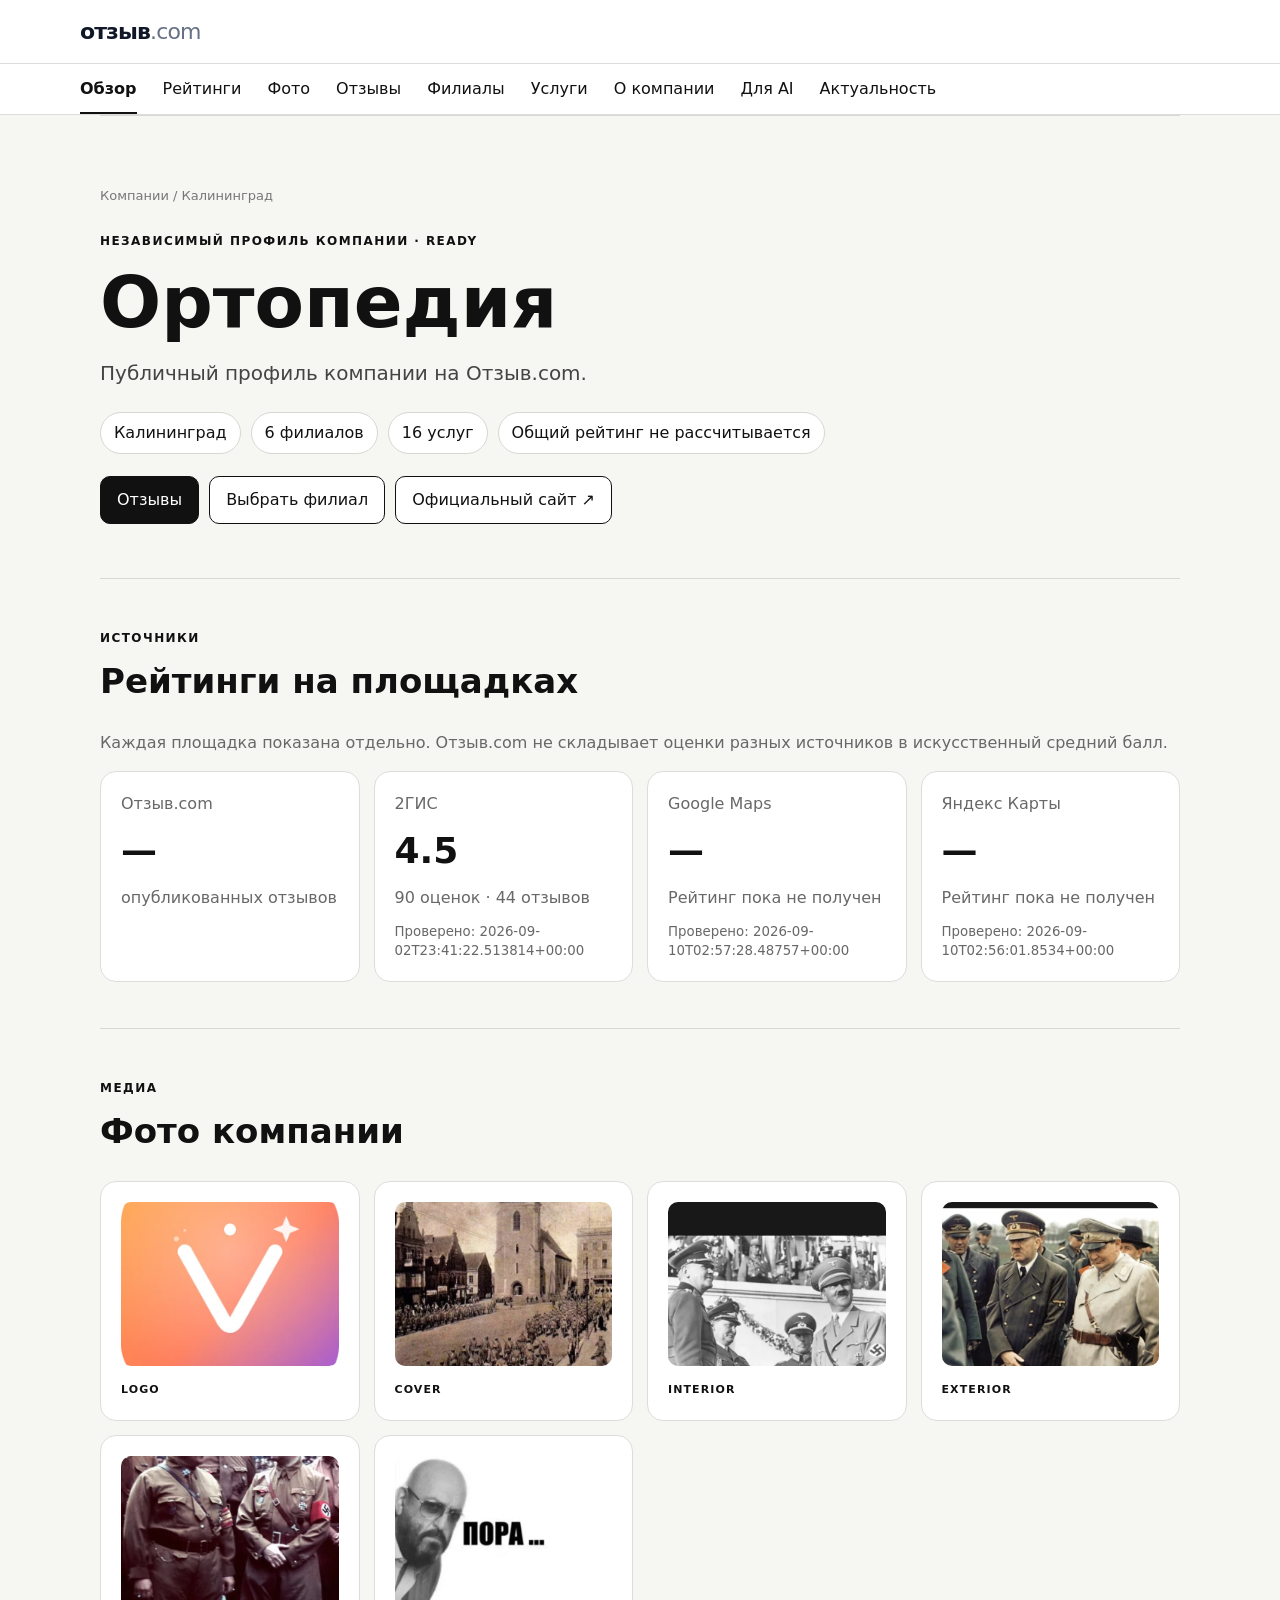
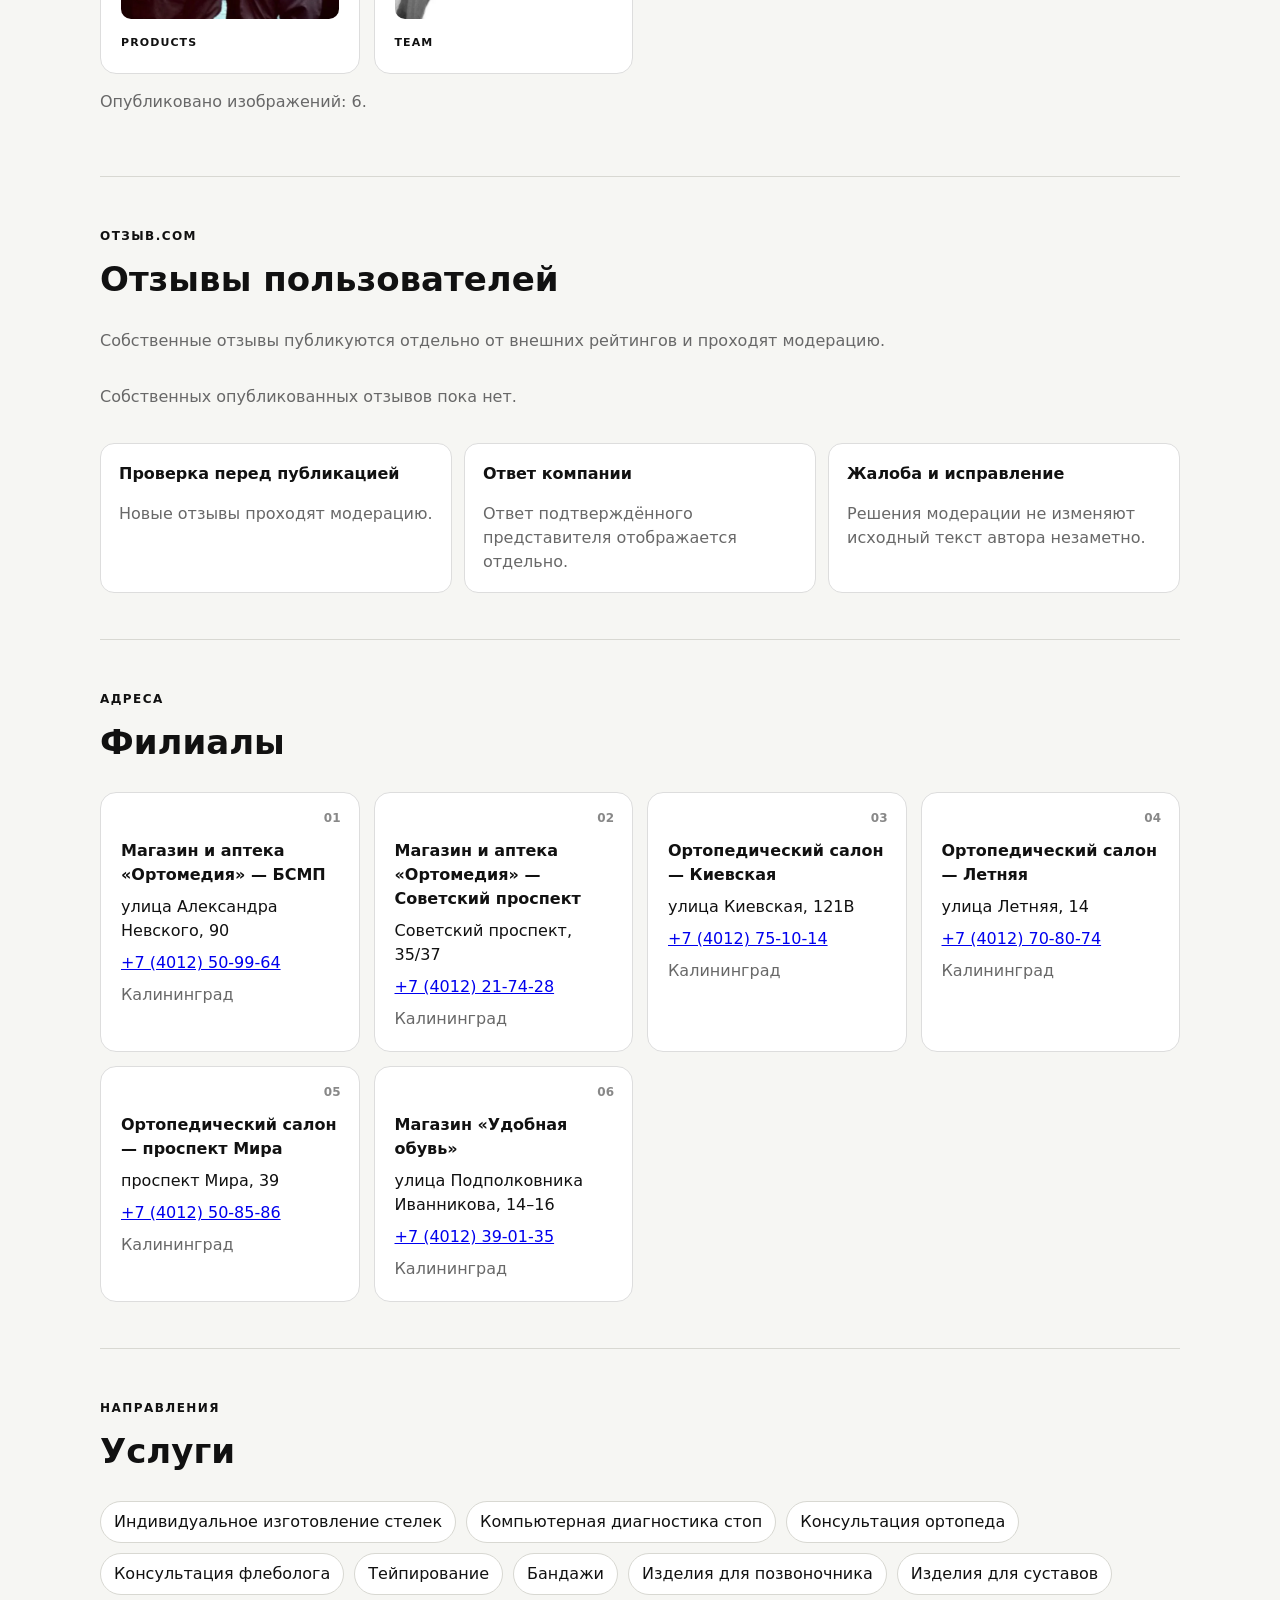
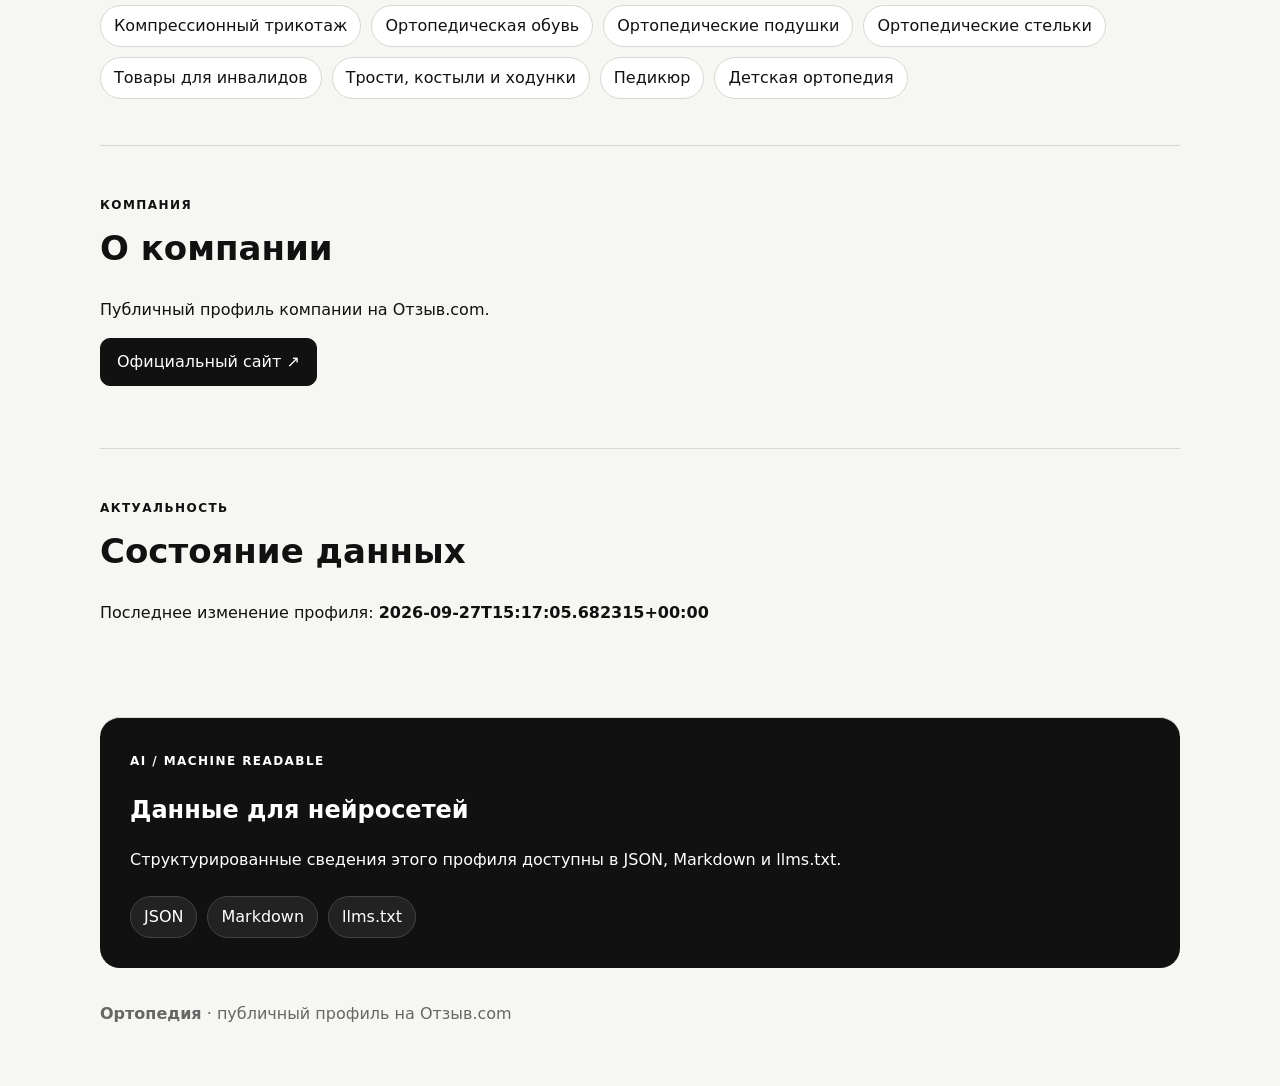
<file: profiles/ortomediya/index.html>
<!doctype html>
<html lang="ru"><head><meta charset="utf-8"><meta name="viewport" content="width=device-width,initial-scale=1">
<meta name="description" content="Публичный профиль компании на Отзыв.com."><meta name="theme-color" content="#101828"><link rel="canonical" href="https://ortomediya.xn--b1ajuq0c.com/">
<meta property="og:type" content="website"><meta property="og:title" content="Ортопедия — отзывы и информация о компании"><meta property="og:description" content="Публичный профиль компании на Отзыв.com."><meta property="og:url" content="https://ortomediya.xn--b1ajuq0c.com/"><meta property="og:image" content="https://ortomediya.xn--b1ajuq0c.com/media/01-cover.webp">
<title>Ортопедия — отзывы, филиалы и услуги в Калининград | Отзыв.com</title><link rel="icon" href="https://xn--b1ajuq0c.com/favicon.svg" type="image/svg+xml"><link rel="stylesheet" href="profile.css"><script type="application/ld+json">{"@context":"https://schema.org","@type":"Organization","name":"Ортопедия","url":"https://ortomediya.ru/","legalName":"ООО «Фармед»","description":"Публичный профиль компании на Отзыв.com.","areaServed":{"@type":"City","name":"Калининград"},"knowsAbout":["Индивидуальное изготовление стелек","Компьютерная диагностика стоп","Консультация ортопеда","Консультация флеболога","Тейпирование","Бандажи","Изделия для позвоночника","Изделия для суставов","Компрессионный трикотаж","Ортопедическая обувь","Ортопедические подушки","Ортопедические стельки","Товары для инвалидов","Трости, костыли и ходунки","Педикюр","Детская ортопедия"],"logo":"https://ortomediya.xn--b1ajuq0c.com/media/00-logo.webp","image":"https://ortomediya.xn--b1ajuq0c.com/media/01-cover.webp"}</script></head>
<body><header class="top"><a class="brand" href="https://xn--b1ajuq0c.com/" aria-label="Отзыв.com — главная">отзыв<span>.com</span></a></header>
<nav class="nav" aria-label="Разделы профиля"><a href="#overview">Обзор</a><a href="#ratings">Рейтинги</a><a href="#media">Фото</a><a href="#reviews">Отзывы</a><a href="#locations">Филиалы</a><a href="#services">Услуги</a><a href="#about">О компании</a><a href="#ai">Для AI</a><a href="#freshness">Актуальность</a></nav>
<main>
<section id="overview" class="hero"><div><nav class="crumbs" aria-label="Хлебные крошки">Компании / Калининград</nav><span class="eyebrow">НЕЗАВИСИМЫЙ ПРОФИЛЬ КОМПАНИИ · READY</span><h1>Ортопедия</h1><p class="lead">Публичный профиль компании на Отзыв.com.</p><div class="meta"><span>Калининград</span><span>6 филиалов</span><span>16 услуг</span><span>Общий рейтинг не рассчитывается</span></div><div class="hero-actions"><a class="button" href="#reviews">Отзывы</a><a class="button secondary" href="#locations">Выбрать филиал</a><a class="button secondary" href="https://ortomediya.ru/" target="_blank" rel="noopener nofollow">Официальный сайт ↗</a></div></div></section>
<section id="ratings"><div class="head"><span class="eyebrow">ИСТОЧНИКИ</span><h2>Рейтинги на площадках</h2><p class="muted">Каждая площадка показана отдельно. Отзыв.com не складывает оценки разных источников в искусственный средний балл.</p></div><div class="grid"><article class='card'><div class='label'>Отзыв.com</div><div class='rating'>—</div><div class='muted'> опубликованных отзывов</div></article><article class='card source-card'><div class='label'>2ГИС</div><div class='rating'>4.5</div><div class='muted'>90 оценок · 44 отзывов</div><small class='muted source-check'>Проверено: 2026-09-02T23:41:22.513814+00:00</small></article><article class='card source-card'><div class='label'>Google Maps</div><div class='rating'>—</div><div class='muted'>Рейтинг пока не получен</div><small class='muted source-check'>Проверено: 2026-09-10T02:57:28.48757+00:00</small></article><article class='card source-card'><div class='label'>Яндекс Карты</div><div class='rating'>—</div><div class='muted'>Рейтинг пока не получен</div><small class='muted source-check'>Проверено: 2026-09-10T02:56:01.8534+00:00</small></article></div></section>
<section id="media"><div class="head"><span class="eyebrow">МЕДИА</span><h2>Фото компании</h2></div><div class="media-grid"><figure class='media-card'><button class='media-open' type='button' data-media-src='media/00-logo.webp' aria-label='Открыть фотографию'><img src='media/00-logo.webp' alt='Ортопедия' loading='lazy'></button><figcaption><span class='media-type'>logo</span></figcaption></figure><figure class='media-card'><button class='media-open' type='button' data-media-src='media/01-cover.webp' aria-label='Открыть фотографию'><img src='media/01-cover.webp' alt='Ортопедия' loading='lazy'></button><figcaption><span class='media-type'>cover</span></figcaption></figure><figure class='media-card'><button class='media-open' type='button' data-media-src='media/02-interior.webp' aria-label='Открыть фотографию'><img src='media/02-interior.webp' alt='Ортопедия' loading='lazy'></button><figcaption><span class='media-type'>interior</span></figcaption></figure><figure class='media-card'><button class='media-open' type='button' data-media-src='media/03-exterior.webp' aria-label='Открыть фотографию'><img src='media/03-exterior.webp' alt='Ортопедия' loading='lazy'></button><figcaption><span class='media-type'>exterior</span></figcaption></figure><figure class='media-card'><button class='media-open' type='button' data-media-src='media/04-products.webp' aria-label='Открыть фотографию'><img src='media/04-products.webp' alt='Ортопедия' loading='lazy'></button><figcaption><span class='media-type'>products</span></figcaption></figure><figure class='media-card'><button class='media-open' type='button' data-media-src='media/05-team.webp' aria-label='Открыть фотографию'><img src='media/05-team.webp' alt='Ортопедия' loading='lazy'></button><figcaption><span class='media-type'>team</span></figcaption></figure></div><p class="muted">Опубликовано изображений: 6.</p></section>
<section id="reviews"><div class="head"><span class="eyebrow">ОТЗЫВ.COM</span><h2>Отзывы пользователей</h2><p class="muted">Собственные отзывы публикуются отдельно от внешних рейтингов и проходят модерацию.</p></div><div class="reviews"><p class='muted'>Собственных опубликованных отзывов пока нет.</p></div><div class="policy-grid"><article><strong>Проверка перед публикацией</strong><p>Новые отзывы проходят модерацию.</p></article><article><strong>Ответ компании</strong><p>Ответ подтверждённого представителя отображается отдельно.</p></article><article><strong>Жалоба и исправление</strong><p>Решения модерации не изменяют исходный текст автора незаметно.</p></article></div></section>
<section id="locations"><div class="head"><span class="eyebrow">АДРЕСА</span><h2>Филиалы</h2></div><div class="grid"><article class='card location-card'><span class='location-number'>01</span><strong>Магазин и аптека «Ортомедия» — БСМП</strong><p>улица Александра Невского, 90</p><p><a href="tel:+7 (4012) 50-99-64">+7 (4012) 50-99-64</a></p><span class='muted'>Калининград</span></article><article class='card location-card'><span class='location-number'>02</span><strong>Магазин и аптека «Ортомедия» — Советский проспект</strong><p>Советский проспект, 35/37</p><p><a href="tel:+7 (4012) 21-74-28">+7 (4012) 21-74-28</a></p><span class='muted'>Калининград</span></article><article class='card location-card'><span class='location-number'>03</span><strong>Ортопедический салон — Киевская</strong><p>улица Киевская, 121В</p><p><a href="tel:+7 (4012) 75-10-14">+7 (4012) 75-10-14</a></p><span class='muted'>Калининград</span></article><article class='card location-card'><span class='location-number'>04</span><strong>Ортопедический салон — Летняя</strong><p>улица Летняя, 14</p><p><a href="tel:+7 (4012) 70-80-74">+7 (4012) 70-80-74</a></p><span class='muted'>Калининград</span></article><article class='card location-card'><span class='location-number'>05</span><strong>Ортопедический салон — проспект Мира</strong><p>проспект Мира, 39</p><p><a href="tel:+7 (4012) 50-85-86">+7 (4012) 50-85-86</a></p><span class='muted'>Калининград</span></article><article class='card location-card'><span class='location-number'>06</span><strong>Магазин «Удобная обувь»</strong><p>улица Подполковника Иванникова, 14–16</p><p><a href="tel:+7 (4012) 39-01-35">+7 (4012) 39-01-35</a></p><span class='muted'>Калининград</span></article></div></section>
<section id="services"><div class="head"><span class="eyebrow">НАПРАВЛЕНИЯ</span><h2>Услуги</h2></div><div class="chips"><span class='chip'>Индивидуальное изготовление стелек</span><span class='chip'>Компьютерная диагностика стоп</span><span class='chip'>Консультация ортопеда</span><span class='chip'>Консультация флеболога</span><span class='chip'>Тейпирование</span><span class='chip'>Бандажи</span><span class='chip'>Изделия для позвоночника</span><span class='chip'>Изделия для суставов</span><span class='chip'>Компрессионный трикотаж</span><span class='chip'>Ортопедическая обувь</span><span class='chip'>Ортопедические подушки</span><span class='chip'>Ортопедические стельки</span><span class='chip'>Товары для инвалидов</span><span class='chip'>Трости, костыли и ходунки</span><span class='chip'>Педикюр</span><span class='chip'>Детская ортопедия</span></div></section>
<section id="about"><div class="head"><span class="eyebrow">КОМПАНИЯ</span><h2>О компании</h2></div><p>Публичный профиль компании на Отзыв.com.</p><p><a class="button" href="https://ortomediya.ru/" rel="nofollow noopener">Официальный сайт ↗</a></p></section>
<section id="freshness"><div class="head"><span class="eyebrow">АКТУАЛЬНОСТЬ</span><h2>Состояние данных</h2></div><p>Последнее изменение профиля: <strong>2026-09-27T15:17:05.682315+00:00</strong></p></section>
<section id="ai" class="ai"><span class="eyebrow">AI / MACHINE READABLE</span><h2>Данные для нейросетей</h2><p>Структурированные сведения этого профиля доступны в JSON, Markdown и llms.txt.</p><div class="links"><a href="profile.json">JSON</a><a href="profile.md">Markdown</a><a href="llms.txt">llms.txt</a></div></section>
</main><dialog id="media-lightbox" class="media-lightbox" aria-label="Просмотр фотографий компании"><button type="button" class="lightbox-close" aria-label="Закрыть">×</button><button type="button" class="lightbox-prev" aria-label="Предыдущее фото">‹</button><img alt=""><button type="button" class="lightbox-next" aria-label="Следующее фото">›</button></dialog><footer><strong>Ортопедия</strong><span> · публичный профиль на Отзыв.com</span></footer>
<script>
(()=>{const lb=document.getElementById('media-lightbox'),lbImg=lb.querySelector('img'),media=[...document.querySelectorAll('.media-open')];let mediaIndex=0;const showMedia=i=>{if(!media.length)return;mediaIndex=(i+media.length)%media.length;const item=media[mediaIndex];lbImg.src=item.dataset.mediaSrc;lbImg.alt=item.querySelector('img')?.alt||'Фотография компании'};media.forEach((b,i)=>b.addEventListener('click',()=>{showMedia(i);lb.showModal()}));lb.querySelector('.lightbox-close').addEventListener('click',()=>lb.close());lb.querySelector('.lightbox-prev').addEventListener('click',()=>showMedia(mediaIndex-1));lb.querySelector('.lightbox-next').addEventListener('click',()=>showMedia(mediaIndex+1));lb.addEventListener('click',e=>{if(e.target===lb)lb.close()});document.addEventListener('keydown',e=>{if(!lb.open)return;if(e.key==='ArrowLeft')showMedia(mediaIndex-1);if(e.key==='ArrowRight')showMedia(mediaIndex+1)});const nav=document.querySelector('.nav');const links=[...nav.querySelectorAll('a[href^="#"]')];const sections=links.map(a=>document.querySelector(a.getAttribute('href'))).filter(Boolean);
function center(a){const left=a.offsetLeft-(nav.clientWidth-a.offsetWidth)/2;nav.scrollTo({left:Math.max(0,left),behavior:'smooth'})}
function activate(id){links.forEach(a=>{const on=a.getAttribute('href')==='#'+id;a.classList.toggle('active',on);if(on){a.setAttribute('aria-current','true');center(a)}else a.removeAttribute('aria-current')})}
const io=new IntersectionObserver(es=>{const hit=es.filter(e=>e.isIntersecting).sort((a,b)=>b.intersectionRatio-a.intersectionRatio)[0];if(hit)activate(hit.target.id)},{rootMargin:'-25% 0px -60% 0px',threshold:[0,.1,.5]});
sections.forEach(s=>io.observe(s));links.forEach(a=>a.addEventListener('click',()=>activate(a.getAttribute('href').slice(1))));if(sections[0])activate(sections[0].id);
})();
</script></body></html>
</file>
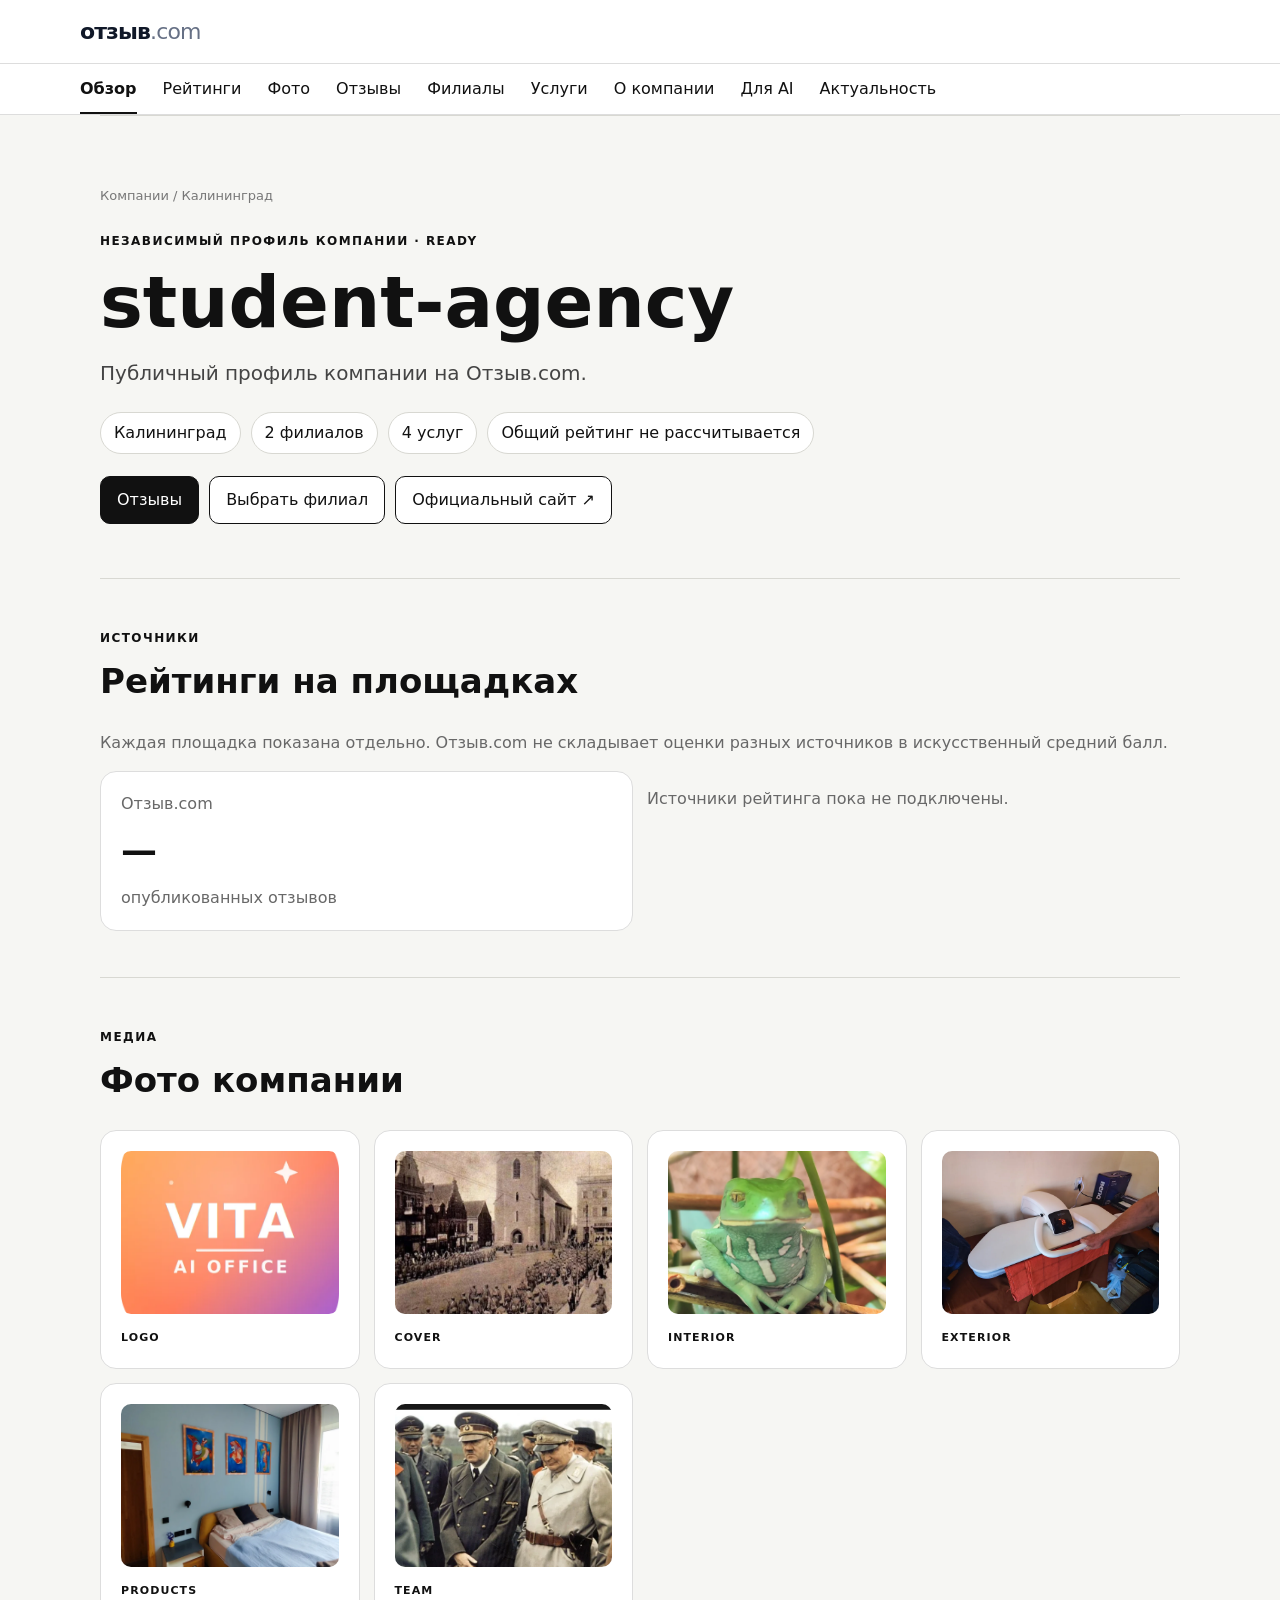
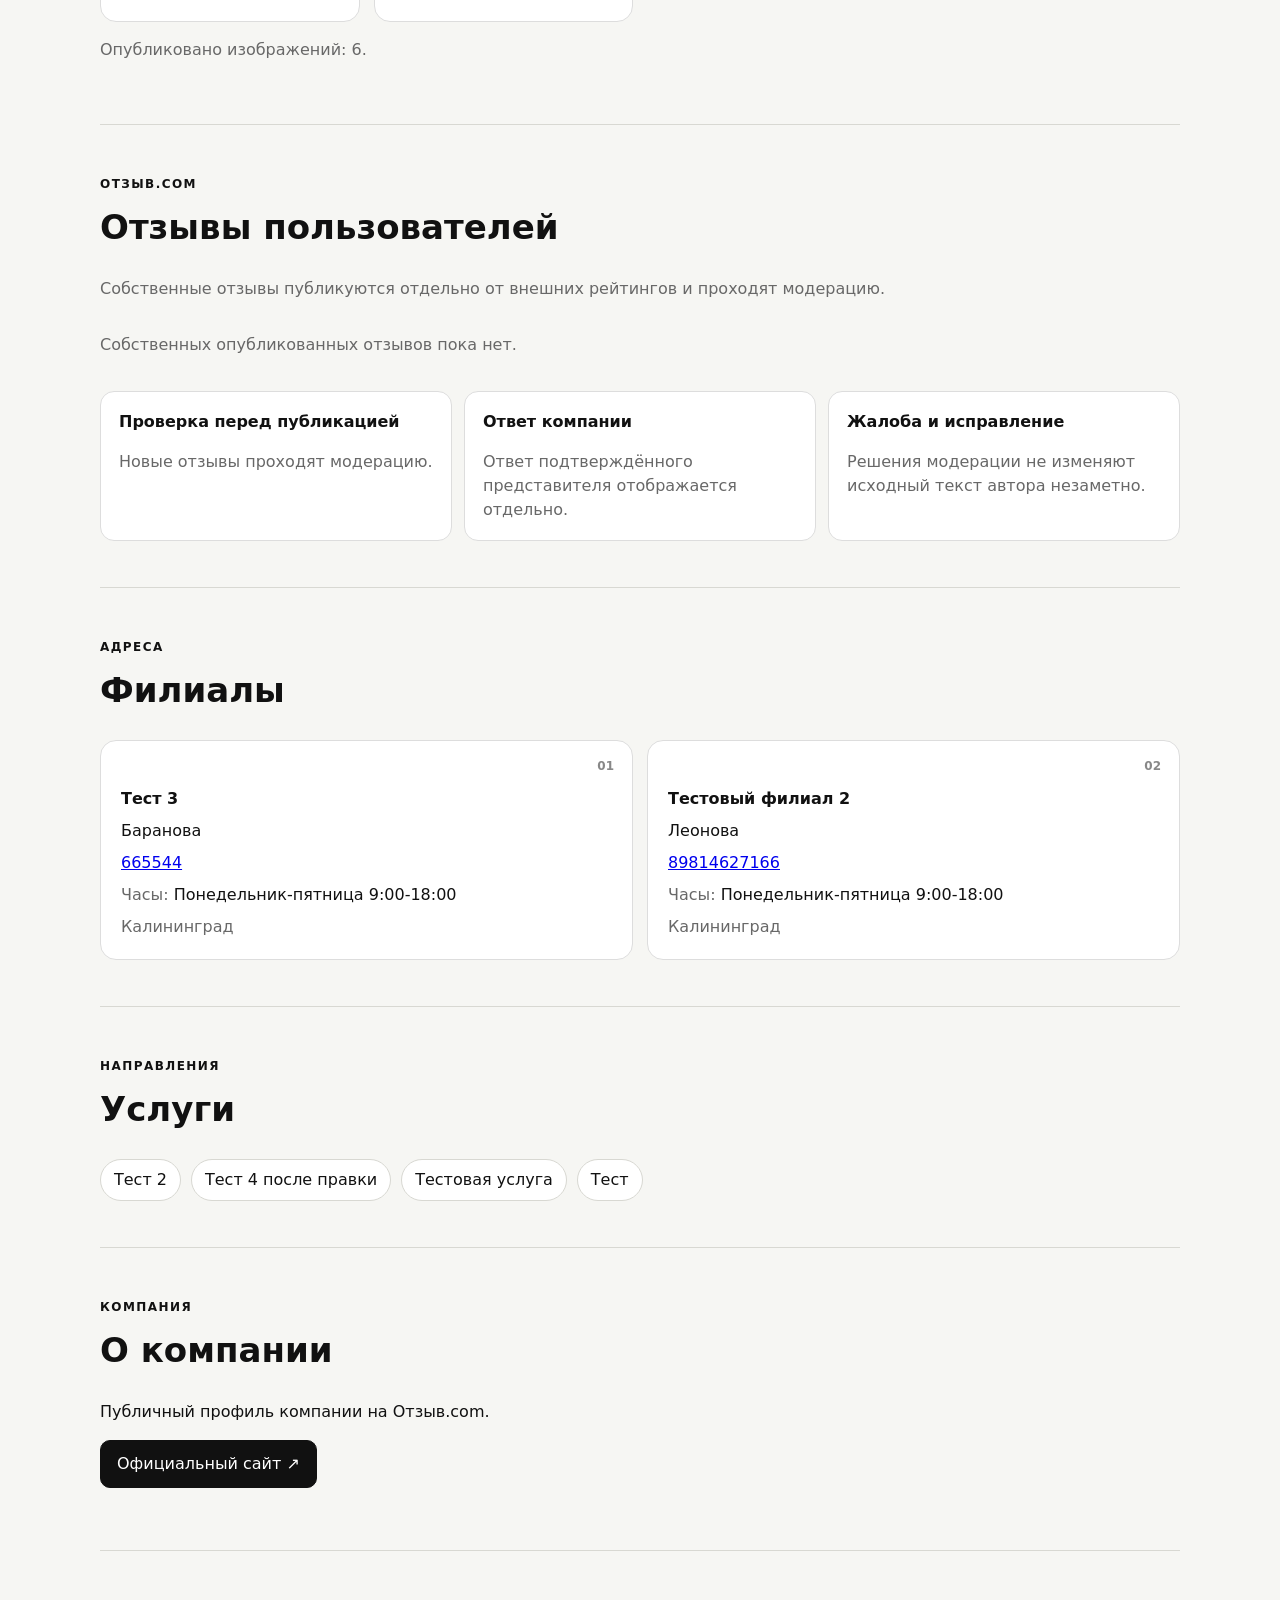
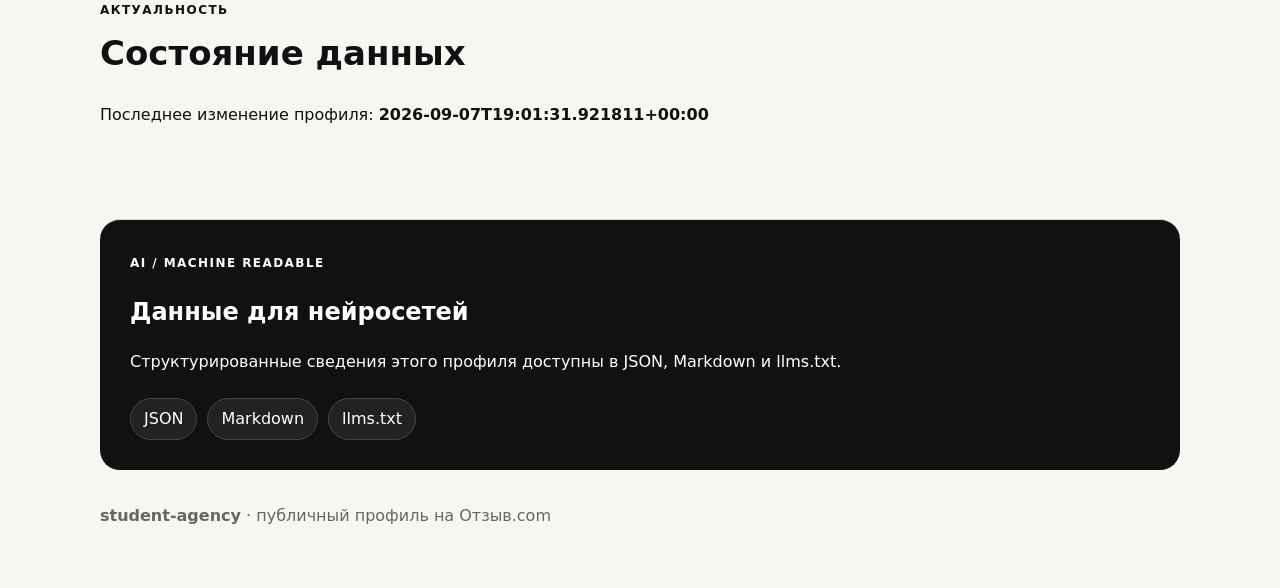
<file: profiles/student-agency/index.html>
<!doctype html>
<html lang="ru"><head><meta charset="utf-8"><meta name="viewport" content="width=device-width,initial-scale=1">
<meta name="description" content="Публичный профиль компании на Отзыв.com."><meta name="theme-color" content="#101828"><link rel="canonical" href="https://student-agency.xn--b1ajuq0c.com/">
<meta property="og:type" content="website"><meta property="og:title" content="student-agency — отзывы и информация о компании"><meta property="og:description" content="Публичный профиль компании на Отзыв.com."><meta property="og:url" content="https://student-agency.xn--b1ajuq0c.com/"><meta property="og:image" content="https://student-agency.xn--b1ajuq0c.com/media/01-cover.webp">
<title>student-agency — отзывы, филиалы и услуги в Калининград | Отзыв.com</title><link rel="icon" href="https://xn--b1ajuq0c.com/favicon.svg" type="image/svg+xml"><link rel="stylesheet" href="profile.css"><script type="application/ld+json">{"@context":"https://schema.org","@type":"Organization","name":"student-agency","url":"https://student-agency.ru","description":"Публичный профиль компании на Отзыв.com.","areaServed":{"@type":"City","name":"Калининград"},"knowsAbout":["Тест 2","Тест 4 после правки","Тестовая услуга","Тест"],"logo":"https://student-agency.xn--b1ajuq0c.com/media/00-logo.webp","image":"https://student-agency.xn--b1ajuq0c.com/media/01-cover.webp"}</script></head>
<body><header class="top"><a class="brand" href="https://xn--b1ajuq0c.com/" aria-label="Отзыв.com — главная">отзыв<span>.com</span></a></header>
<nav class="nav" aria-label="Разделы профиля"><a href="#overview">Обзор</a><a href="#ratings">Рейтинги</a><a href="#media">Фото</a><a href="#reviews">Отзывы</a><a href="#locations">Филиалы</a><a href="#services">Услуги</a><a href="#about">О компании</a><a href="#ai">Для AI</a><a href="#freshness">Актуальность</a></nav>
<main>
<section id="overview" class="hero"><div><nav class="crumbs" aria-label="Хлебные крошки">Компании / Калининград</nav><span class="eyebrow">НЕЗАВИСИМЫЙ ПРОФИЛЬ КОМПАНИИ · READY</span><h1>student-agency</h1><p class="lead">Публичный профиль компании на Отзыв.com.</p><div class="meta"><span>Калининград</span><span>2 филиалов</span><span>4 услуг</span><span>Общий рейтинг не рассчитывается</span></div><div class="hero-actions"><a class="button" href="#reviews">Отзывы</a><a class="button secondary" href="#locations">Выбрать филиал</a><a class="button secondary" href="https://student-agency.ru" target="_blank" rel="noopener nofollow">Официальный сайт ↗</a></div></div></section>
<section id="ratings"><div class="head"><span class="eyebrow">ИСТОЧНИКИ</span><h2>Рейтинги на площадках</h2><p class="muted">Каждая площадка показана отдельно. Отзыв.com не складывает оценки разных источников в искусственный средний балл.</p></div><div class="grid"><article class='card'><div class='label'>Отзыв.com</div><div class='rating'>—</div><div class='muted'> опубликованных отзывов</div></article><p class='muted'>Источники рейтинга пока не подключены.</p></div></section>
<section id="media"><div class="head"><span class="eyebrow">МЕДИА</span><h2>Фото компании</h2></div><div class="media-grid"><figure class='media-card'><button class='media-open' type='button' data-media-src='media/00-logo.webp' aria-label='Открыть фотографию'><img src='media/00-logo.webp' alt='student-agency' loading='lazy'></button><figcaption><span class='media-type'>logo</span></figcaption></figure><figure class='media-card'><button class='media-open' type='button' data-media-src='media/01-cover.webp' aria-label='Открыть фотографию'><img src='media/01-cover.webp' alt='student-agency' loading='lazy'></button><figcaption><span class='media-type'>cover</span></figcaption></figure><figure class='media-card'><button class='media-open' type='button' data-media-src='media/02-interior.webp' aria-label='Открыть фотографию'><img src='media/02-interior.webp' alt='student-agency' loading='lazy'></button><figcaption><span class='media-type'>interior</span></figcaption></figure><figure class='media-card'><button class='media-open' type='button' data-media-src='media/03-exterior.webp' aria-label='Открыть фотографию'><img src='media/03-exterior.webp' alt='student-agency' loading='lazy'></button><figcaption><span class='media-type'>exterior</span></figcaption></figure><figure class='media-card'><button class='media-open' type='button' data-media-src='media/04-products.webp' aria-label='Открыть фотографию'><img src='media/04-products.webp' alt='student-agency' loading='lazy'></button><figcaption><span class='media-type'>products</span></figcaption></figure><figure class='media-card'><button class='media-open' type='button' data-media-src='media/05-team.webp' aria-label='Открыть фотографию'><img src='media/05-team.webp' alt='student-agency' loading='lazy'></button><figcaption><span class='media-type'>team</span></figcaption></figure></div><p class="muted">Опубликовано изображений: 6.</p></section>
<section id="reviews"><div class="head"><span class="eyebrow">ОТЗЫВ.COM</span><h2>Отзывы пользователей</h2><p class="muted">Собственные отзывы публикуются отдельно от внешних рейтингов и проходят модерацию.</p></div><div class="reviews"><p class='muted'>Собственных опубликованных отзывов пока нет.</p></div><div class="policy-grid"><article><strong>Проверка перед публикацией</strong><p>Новые отзывы проходят модерацию.</p></article><article><strong>Ответ компании</strong><p>Ответ подтверждённого представителя отображается отдельно.</p></article><article><strong>Жалоба и исправление</strong><p>Решения модерации не изменяют исходный текст автора незаметно.</p></article></div></section>
<section id="locations"><div class="head"><span class="eyebrow">АДРЕСА</span><h2>Филиалы</h2></div><div class="grid"><article class='card location-card'><span class='location-number'>01</span><strong>Тест 3</strong><p>Баранова</p><p><a href="tel:665544">665544</a></p><p><span class='muted'>Часы:</span> Понедельник-пятница 9:00-18:00</p><span class='muted'>Калининград</span></article><article class='card location-card'><span class='location-number'>02</span><strong>Тестовый филиал 2</strong><p>Леонова</p><p><a href="tel:89814627166">89814627166</a></p><p><span class='muted'>Часы:</span> Понедельник-пятница 9:00-18:00</p><span class='muted'>Калининград</span></article></div></section>
<section id="services"><div class="head"><span class="eyebrow">НАПРАВЛЕНИЯ</span><h2>Услуги</h2></div><div class="chips"><span class='chip'>Тест 2</span><span class='chip'>Тест 4 после правки</span><span class='chip'>Тестовая услуга</span><span class='chip'>Тест</span></div></section>
<section id="about"><div class="head"><span class="eyebrow">КОМПАНИЯ</span><h2>О компании</h2></div><p>Публичный профиль компании на Отзыв.com.</p><p><a class="button" href="https://student-agency.ru" rel="nofollow noopener">Официальный сайт ↗</a></p></section>
<section id="freshness"><div class="head"><span class="eyebrow">АКТУАЛЬНОСТЬ</span><h2>Состояние данных</h2></div><p>Последнее изменение профиля: <strong>2026-09-07T19:01:31.921811+00:00</strong></p></section>
<section id="ai" class="ai"><span class="eyebrow">AI / MACHINE READABLE</span><h2>Данные для нейросетей</h2><p>Структурированные сведения этого профиля доступны в JSON, Markdown и llms.txt.</p><div class="links"><a href="profile.json">JSON</a><a href="profile.md">Markdown</a><a href="llms.txt">llms.txt</a></div></section>
</main><dialog id="media-lightbox" class="media-lightbox" aria-label="Просмотр фотографий компании"><button type="button" class="lightbox-close" aria-label="Закрыть">×</button><button type="button" class="lightbox-prev" aria-label="Предыдущее фото">‹</button><img alt=""><button type="button" class="lightbox-next" aria-label="Следующее фото">›</button></dialog><footer><strong>student-agency</strong><span> · публичный профиль на Отзыв.com</span></footer>
<script>
(()=>{const lb=document.getElementById('media-lightbox'),lbImg=lb.querySelector('img'),media=[...document.querySelectorAll('.media-open')];let mediaIndex=0;const showMedia=i=>{if(!media.length)return;mediaIndex=(i+media.length)%media.length;const item=media[mediaIndex];lbImg.src=item.dataset.mediaSrc;lbImg.alt=item.querySelector('img')?.alt||'Фотография компании'};media.forEach((b,i)=>b.addEventListener('click',()=>{showMedia(i);lb.showModal()}));lb.querySelector('.lightbox-close').addEventListener('click',()=>lb.close());lb.querySelector('.lightbox-prev').addEventListener('click',()=>showMedia(mediaIndex-1));lb.querySelector('.lightbox-next').addEventListener('click',()=>showMedia(mediaIndex+1));lb.addEventListener('click',e=>{if(e.target===lb)lb.close()});document.addEventListener('keydown',e=>{if(!lb.open)return;if(e.key==='ArrowLeft')showMedia(mediaIndex-1);if(e.key==='ArrowRight')showMedia(mediaIndex+1)});const nav=document.querySelector('.nav');const links=[...nav.querySelectorAll('a[href^="#"]')];const sections=links.map(a=>document.querySelector(a.getAttribute('href'))).filter(Boolean);
function center(a){const left=a.offsetLeft-(nav.clientWidth-a.offsetWidth)/2;nav.scrollTo({left:Math.max(0,left),behavior:'smooth'})}
function activate(id){links.forEach(a=>{const on=a.getAttribute('href')==='#'+id;a.classList.toggle('active',on);if(on){a.setAttribute('aria-current','true');center(a)}else a.removeAttribute('aria-current')})}
const io=new IntersectionObserver(es=>{const hit=es.filter(e=>e.isIntersecting).sort((a,b)=>b.intersectionRatio-a.intersectionRatio)[0];if(hit)activate(hit.target.id)},{rootMargin:'-25% 0px -60% 0px',threshold:[0,.1,.5]});
sections.forEach(s=>io.observe(s));links.forEach(a=>a.addEventListener('click',()=>activate(a.getAttribute('href').slice(1))));if(sections[0])activate(sections[0].id);
})();
</script></body></html>
</file>
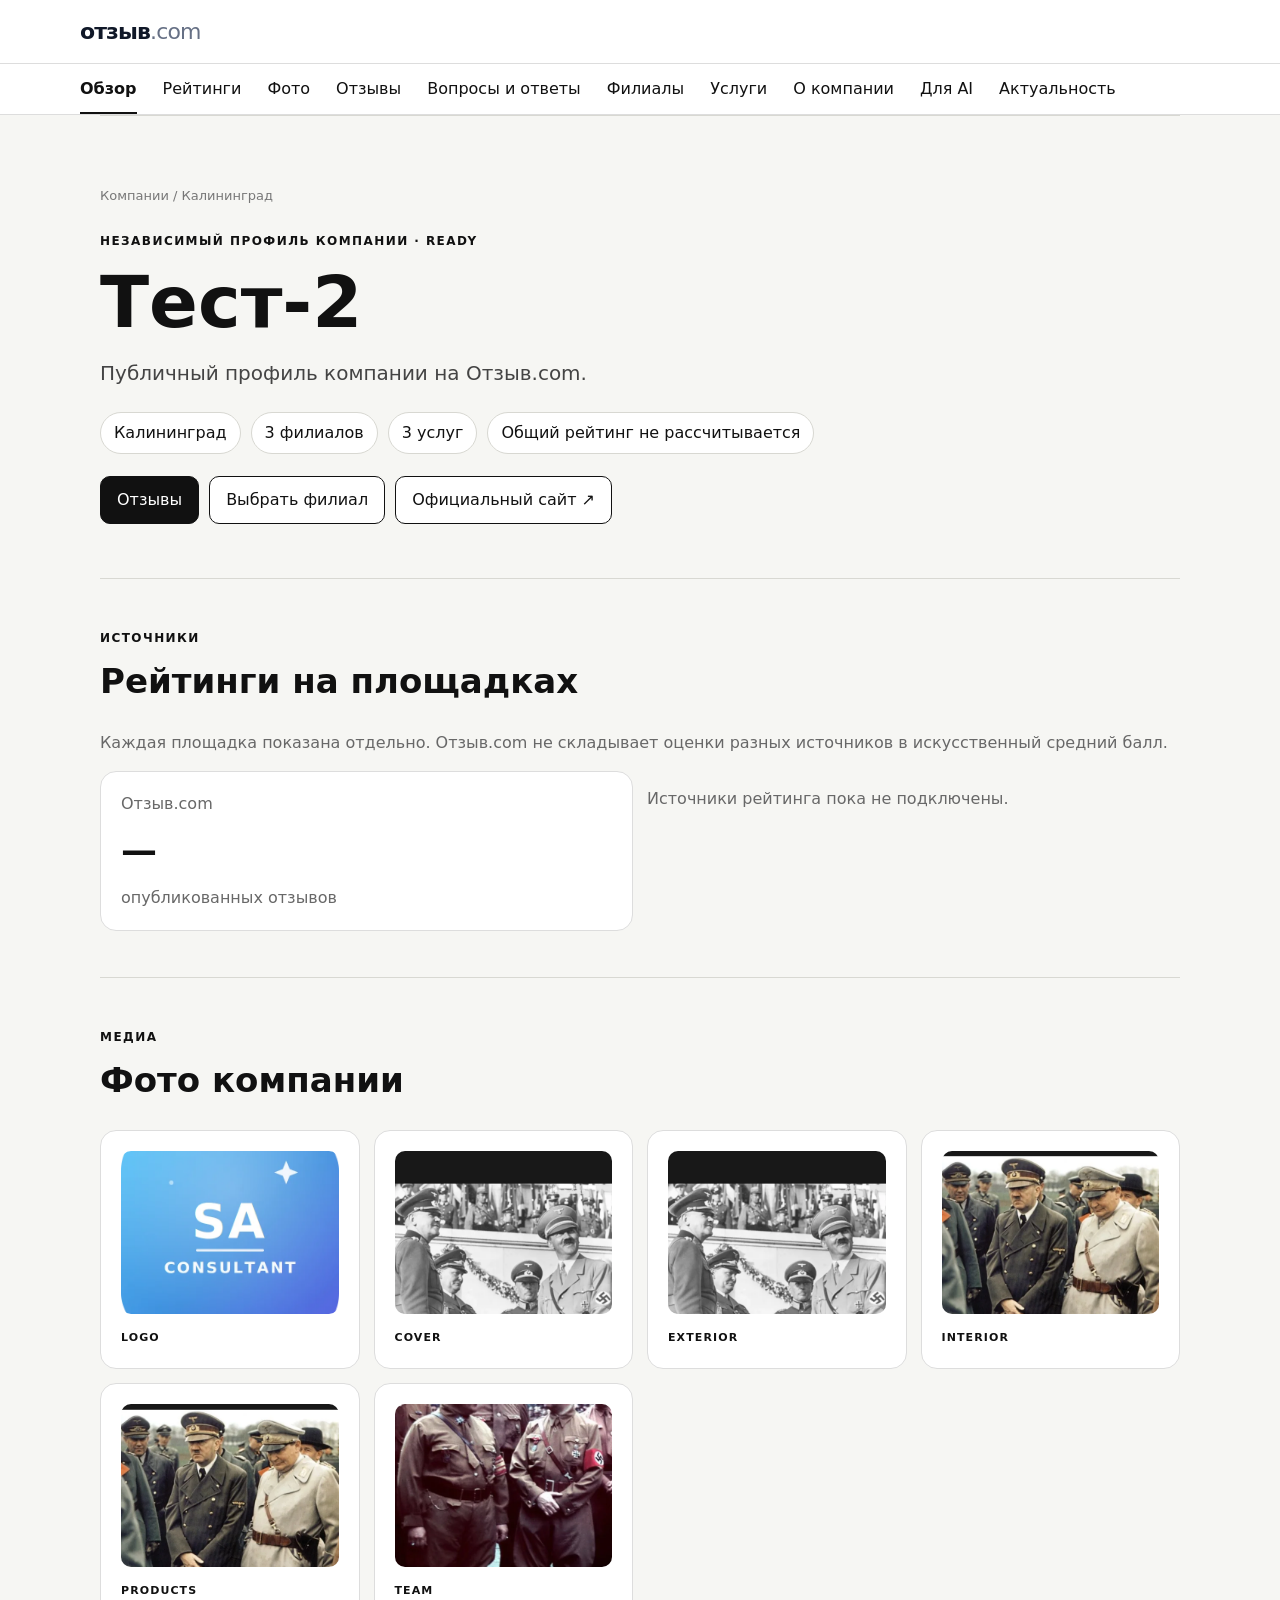
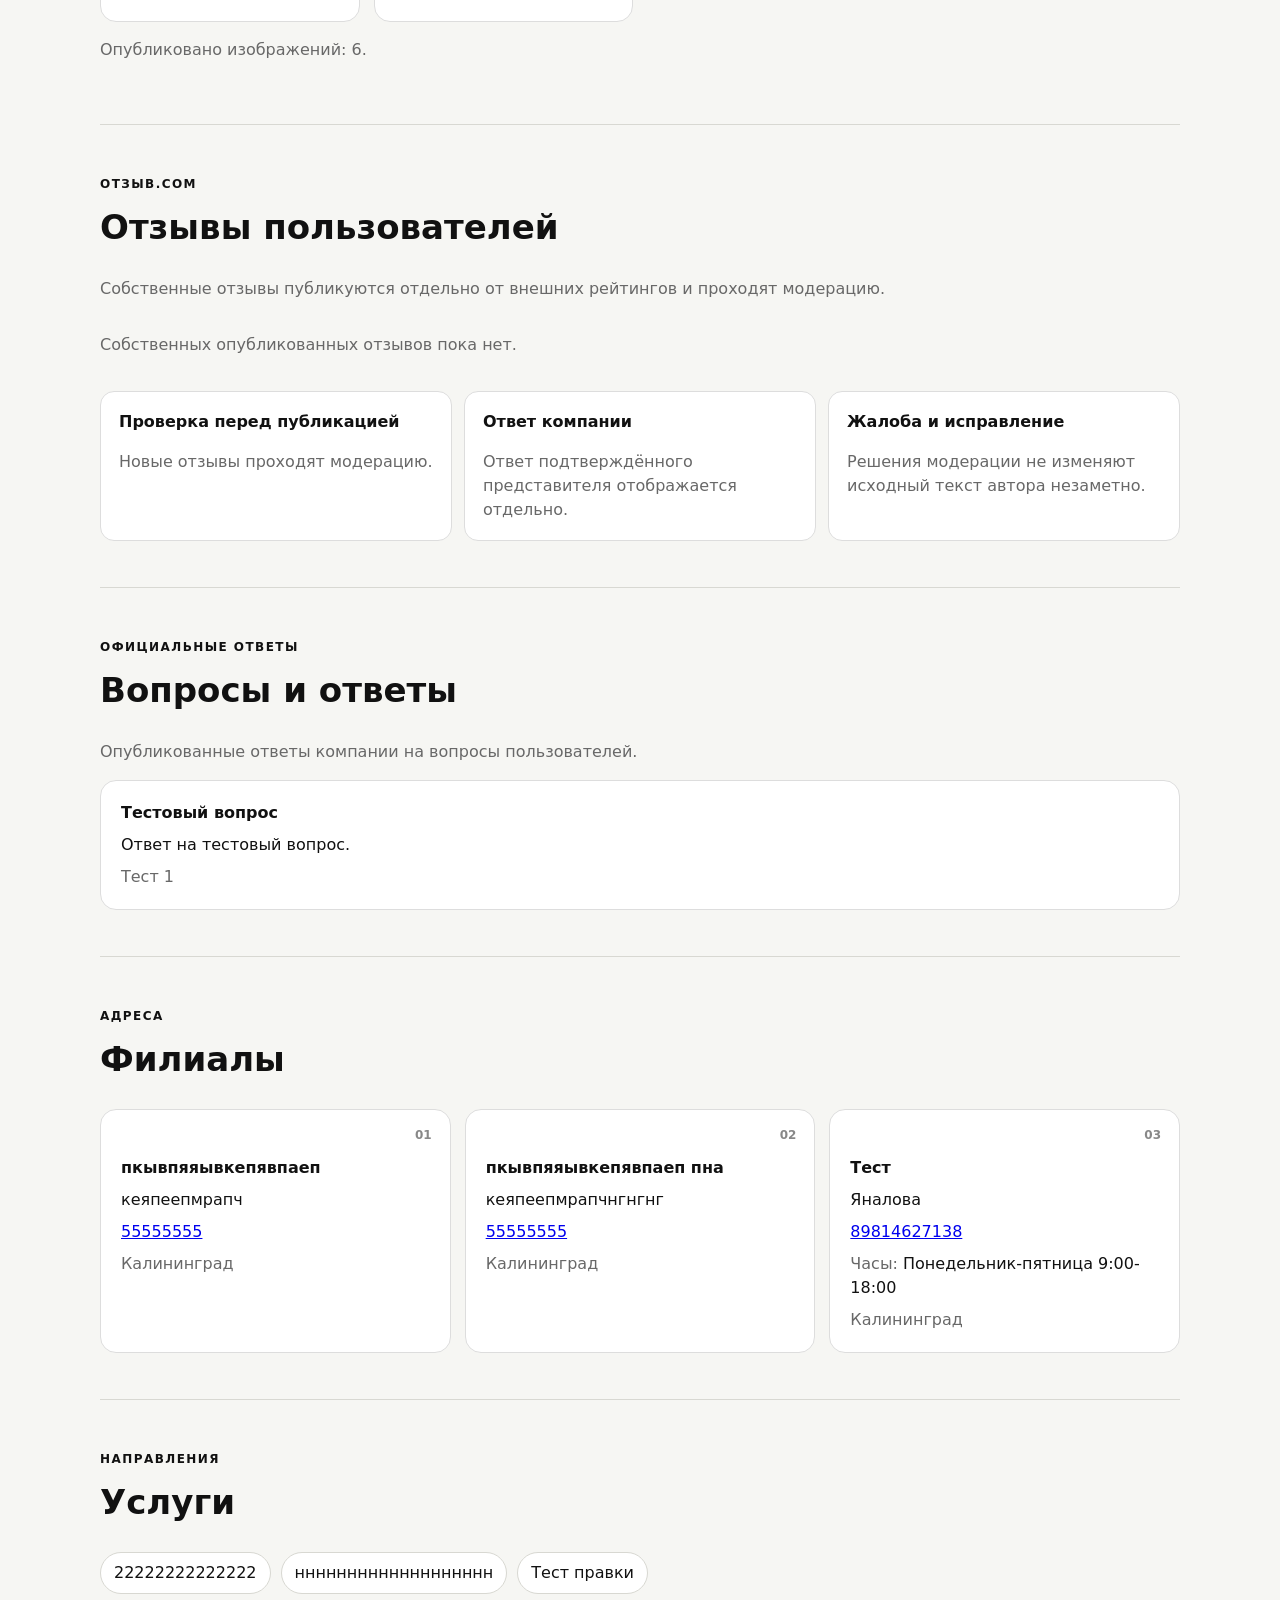
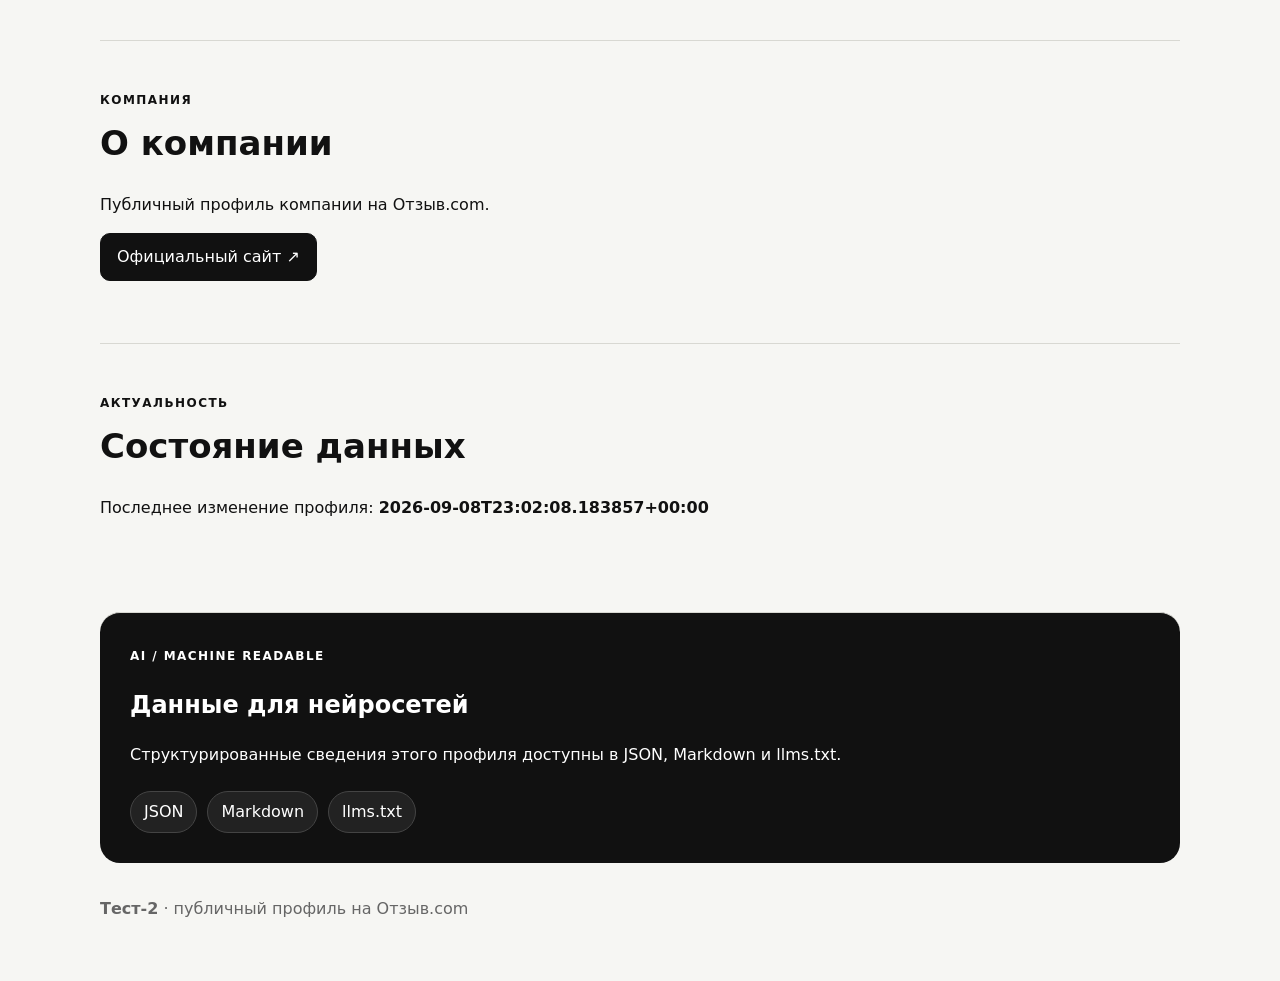
<file: profiles/test2/index.html>
<!doctype html>
<html lang="ru"><head><meta charset="utf-8"><meta name="viewport" content="width=device-width,initial-scale=1">
<meta name="description" content="Публичный профиль компании на Отзыв.com."><meta name="theme-color" content="#101828"><link rel="canonical" href="https://test2.xn--b1ajuq0c.com/">
<meta property="og:type" content="website"><meta property="og:title" content="Тест-2 — отзывы и информация о компании"><meta property="og:description" content="Публичный профиль компании на Отзыв.com."><meta property="og:url" content="https://test2.xn--b1ajuq0c.com/"><meta property="og:image" content="https://test2.xn--b1ajuq0c.com/media/01-cover.webp">
<title>Тест-2 — отзывы, филиалы и услуги в Калининград | Отзыв.com</title><link rel="icon" href="https://xn--b1ajuq0c.com/favicon.svg" type="image/svg+xml"><link rel="stylesheet" href="profile.css"><script type="application/ld+json">{"@context":"https://schema.org","@type":"Organization","name":"Тест-2","url":"https://test.ru/","description":"Публичный профиль компании на Отзыв.com.","areaServed":{"@type":"City","name":"Калининград"},"knowsAbout":["22222222222222","ннннннннннннннннннн","Тест правки"],"logo":"https://test2.xn--b1ajuq0c.com/media/00-logo.webp","image":"https://test2.xn--b1ajuq0c.com/media/01-cover.webp"}</script></head>
<body><header class="top"><a class="brand" href="https://xn--b1ajuq0c.com/" aria-label="Отзыв.com — главная">отзыв<span>.com</span></a></header>
<nav class="nav" aria-label="Разделы профиля"><a href="#overview">Обзор</a><a href="#ratings">Рейтинги</a><a href="#media">Фото</a><a href="#reviews">Отзывы</a><a href="#qa">Вопросы и ответы</a><a href="#locations">Филиалы</a><a href="#services">Услуги</a><a href="#about">О компании</a><a href="#ai">Для AI</a><a href="#freshness">Актуальность</a></nav>
<main>
<section id="overview" class="hero"><div><nav class="crumbs" aria-label="Хлебные крошки">Компании / Калининград</nav><span class="eyebrow">НЕЗАВИСИМЫЙ ПРОФИЛЬ КОМПАНИИ · READY</span><h1>Тест-2</h1><p class="lead">Публичный профиль компании на Отзыв.com.</p><div class="meta"><span>Калининград</span><span>3 филиалов</span><span>3 услуг</span><span>Общий рейтинг не рассчитывается</span></div><div class="hero-actions"><a class="button" href="#reviews">Отзывы</a><a class="button secondary" href="#locations">Выбрать филиал</a><a class="button secondary" href="https://test.ru/" target="_blank" rel="noopener nofollow">Официальный сайт ↗</a></div></div></section>
<section id="ratings"><div class="head"><span class="eyebrow">ИСТОЧНИКИ</span><h2>Рейтинги на площадках</h2><p class="muted">Каждая площадка показана отдельно. Отзыв.com не складывает оценки разных источников в искусственный средний балл.</p></div><div class="grid"><article class='card'><div class='label'>Отзыв.com</div><div class='rating'>—</div><div class='muted'> опубликованных отзывов</div></article><p class='muted'>Источники рейтинга пока не подключены.</p></div></section>
<section id="media"><div class="head"><span class="eyebrow">МЕДИА</span><h2>Фото компании</h2></div><div class="media-grid"><figure class='media-card'><button class='media-open' type='button' data-media-src='media/00-logo.webp' aria-label='Открыть фотографию'><img src='media/00-logo.webp' alt='Тест-2' loading='lazy'></button><figcaption><span class='media-type'>logo</span></figcaption></figure><figure class='media-card'><button class='media-open' type='button' data-media-src='media/01-cover.webp' aria-label='Открыть фотографию'><img src='media/01-cover.webp' alt='Тест-2' loading='lazy'></button><figcaption><span class='media-type'>cover</span></figcaption></figure><figure class='media-card'><button class='media-open' type='button' data-media-src='media/02-exterior.webp' aria-label='Открыть фотографию'><img src='media/02-exterior.webp' alt='Тест-2' loading='lazy'></button><figcaption><span class='media-type'>exterior</span></figcaption></figure><figure class='media-card'><button class='media-open' type='button' data-media-src='media/03-interior.webp' aria-label='Открыть фотографию'><img src='media/03-interior.webp' alt='Тест-2' loading='lazy'></button><figcaption><span class='media-type'>interior</span></figcaption></figure><figure class='media-card'><button class='media-open' type='button' data-media-src='media/04-products.webp' aria-label='Открыть фотографию'><img src='media/04-products.webp' alt='Тест-2' loading='lazy'></button><figcaption><span class='media-type'>products</span></figcaption></figure><figure class='media-card'><button class='media-open' type='button' data-media-src='media/05-team.webp' aria-label='Открыть фотографию'><img src='media/05-team.webp' alt='Тест-2' loading='lazy'></button><figcaption><span class='media-type'>team</span></figcaption></figure></div><p class="muted">Опубликовано изображений: 6.</p></section>
<section id="reviews"><div class="head"><span class="eyebrow">ОТЗЫВ.COM</span><h2>Отзывы пользователей</h2><p class="muted">Собственные отзывы публикуются отдельно от внешних рейтингов и проходят модерацию.</p></div><div class="reviews"><p class='muted'>Собственных опубликованных отзывов пока нет.</p></div><div class="policy-grid"><article><strong>Проверка перед публикацией</strong><p>Новые отзывы проходят модерацию.</p></article><article><strong>Ответ компании</strong><p>Ответ подтверждённого представителя отображается отдельно.</p></article><article><strong>Жалоба и исправление</strong><p>Решения модерации не изменяют исходный текст автора незаметно.</p></article></div></section>
<section id="qa"><div class="head"><span class="eyebrow">ОФИЦИАЛЬНЫЕ ОТВЕТЫ</span><h2>Вопросы и ответы</h2><p class="muted">Опубликованные ответы компании на вопросы пользователей.</p></div><div class="grid"><article class='card qa-card'><strong>Тестовый вопрос</strong><p>Ответ на тестовый вопрос.</p><div class='muted'>Тест 1</div></article></div></section>
<section id="locations"><div class="head"><span class="eyebrow">АДРЕСА</span><h2>Филиалы</h2></div><div class="grid"><article class='card location-card'><span class='location-number'>01</span><strong>пкывпяяывкепявпаеп</strong><p>кеяпеепмрапч</p><p><a href="tel:55555555">55555555</a></p><span class='muted'>Калининград</span></article><article class='card location-card'><span class='location-number'>02</span><strong>пкывпяяывкепявпаеп пна</strong><p>кеяпеепмрапчнгнгнг</p><p><a href="tel:55555555">55555555</a></p><span class='muted'>Калининград</span></article><article class='card location-card'><span class='location-number'>03</span><strong>Тест</strong><p>Яналова</p><p><a href="tel:89814627138">89814627138</a></p><p><span class='muted'>Часы:</span> Понедельник-пятница 9:00-18:00</p><span class='muted'>Калининград</span></article></div></section>
<section id="services"><div class="head"><span class="eyebrow">НАПРАВЛЕНИЯ</span><h2>Услуги</h2></div><div class="chips"><span class='chip'>22222222222222</span><span class='chip'>ннннннннннннннннннн</span><span class='chip'>Тест правки</span></div></section>
<section id="about"><div class="head"><span class="eyebrow">КОМПАНИЯ</span><h2>О компании</h2></div><p>Публичный профиль компании на Отзыв.com.</p><p><a class="button" href="https://test.ru/" rel="nofollow noopener">Официальный сайт ↗</a></p></section>
<section id="freshness"><div class="head"><span class="eyebrow">АКТУАЛЬНОСТЬ</span><h2>Состояние данных</h2></div><p>Последнее изменение профиля: <strong>2026-09-08T23:02:08.183857+00:00</strong></p></section>
<section id="ai" class="ai"><span class="eyebrow">AI / MACHINE READABLE</span><h2>Данные для нейросетей</h2><p>Структурированные сведения этого профиля доступны в JSON, Markdown и llms.txt.</p><div class="links"><a href="profile.json">JSON</a><a href="profile.md">Markdown</a><a href="llms.txt">llms.txt</a></div></section>
</main><dialog id="media-lightbox" class="media-lightbox" aria-label="Просмотр фотографий компании"><button type="button" class="lightbox-close" aria-label="Закрыть">×</button><button type="button" class="lightbox-prev" aria-label="Предыдущее фото">‹</button><img alt=""><button type="button" class="lightbox-next" aria-label="Следующее фото">›</button></dialog><footer><strong>Тест-2</strong><span> · публичный профиль на Отзыв.com</span></footer>
<script>
(()=>{const lb=document.getElementById('media-lightbox'),lbImg=lb.querySelector('img'),media=[...document.querySelectorAll('.media-open')];let mediaIndex=0;const showMedia=i=>{if(!media.length)return;mediaIndex=(i+media.length)%media.length;const item=media[mediaIndex];lbImg.src=item.dataset.mediaSrc;lbImg.alt=item.querySelector('img')?.alt||'Фотография компании'};media.forEach((b,i)=>b.addEventListener('click',()=>{showMedia(i);lb.showModal()}));lb.querySelector('.lightbox-close').addEventListener('click',()=>lb.close());lb.querySelector('.lightbox-prev').addEventListener('click',()=>showMedia(mediaIndex-1));lb.querySelector('.lightbox-next').addEventListener('click',()=>showMedia(mediaIndex+1));lb.addEventListener('click',e=>{if(e.target===lb)lb.close()});document.addEventListener('keydown',e=>{if(!lb.open)return;if(e.key==='ArrowLeft')showMedia(mediaIndex-1);if(e.key==='ArrowRight')showMedia(mediaIndex+1)});const nav=document.querySelector('.nav');const links=[...nav.querySelectorAll('a[href^="#"]')];const sections=links.map(a=>document.querySelector(a.getAttribute('href'))).filter(Boolean);
function center(a){const left=a.offsetLeft-(nav.clientWidth-a.offsetWidth)/2;nav.scrollTo({left:Math.max(0,left),behavior:'smooth'})}
function activate(id){links.forEach(a=>{const on=a.getAttribute('href')==='#'+id;a.classList.toggle('active',on);if(on){a.setAttribute('aria-current','true');center(a)}else a.removeAttribute('aria-current')})}
const io=new IntersectionObserver(es=>{const hit=es.filter(e=>e.isIntersecting).sort((a,b)=>b.intersectionRatio-a.intersectionRatio)[0];if(hit)activate(hit.target.id)},{rootMargin:'-25% 0px -60% 0px',threshold:[0,.1,.5]});
sections.forEach(s=>io.observe(s));links.forEach(a=>a.addEventListener('click',()=>activate(a.getAttribute('href').slice(1))));if(sections[0])activate(sections[0].id);
})();
</script></body></html>
</file>
<file: profiles/ortomediya/profile.css>
*{box-sizing:border-box}html{scroll-behavior:smooth}body{margin:0;background:#f6f6f3;color:#111;font:16px/1.5 system-ui,-apple-system,sans-serif}.top{height:64px;background:#fff;border-bottom:1px solid #ddd;display:flex;align-items:center;justify-content:flex-start;padding:0 max(20px,calc((100% - 1120px)/2));position:sticky;top:0;z-index:5}.brand,.brand:visited,.brand:hover,.brand:active{font-size:22px;line-height:1;font-weight:800;letter-spacing:-.04em;text-decoration:none;color:#101828}.brand span{font-weight:400;color:#667085}.nav{background:#fff;border-bottom:1px solid #ddd;display:flex;gap:26px;overflow-x:auto;overflow-y:hidden;padding:13px max(20px,calc((100% - 1120px)/2));position:sticky;top:64px;z-index:4;scrollbar-width:none;-ms-overflow-style:none}.nav::-webkit-scrollbar{display:none}.nav a,.links a{color:#111;text-decoration:none;white-space:nowrap}.nav a{position:relative}.nav a.active{font-weight:750}.nav a.active:after{content:"";position:absolute;left:0;right:0;bottom:-13px;height:2px;background:#111}main,footer{max-width:1120px;margin:auto;padding:0 20px}.hero{padding:70px 0 54px}.hero h1{font-size:clamp(38px,7vw,72px);line-height:1;margin:14px 0 20px}.lead{font-size:20px;max-width:760px;color:#444}.crumbs{font-size:13px;color:#777;margin-bottom:22px}.hero-actions{display:flex;flex-wrap:wrap;gap:10px;margin-top:22px}.eyebrow{font-size:12px;font-weight:800;letter-spacing:.12em}.meta,.chips,.links{display:flex;flex-wrap:wrap;gap:10px;margin-top:24px}.meta span,.chip,.links a{background:#fff;border:1px solid #d8d8d2;border-radius:999px;padding:8px 13px}section{padding:46px 0;border-top:1px solid #d8d8d2}.head h2{font-size:34px;margin:7px 0 24px}.grid{display:grid;grid-template-columns:repeat(auto-fit,minmax(220px,1fr));gap:14px}.card,.review,.media-card{background:#fff;border:1px solid #ddd;border-radius:16px;padding:20px}.card p{margin:8px 0}.location-card{position:relative;padding-top:46px}.location-number{position:absolute;top:16px;right:18px;font-size:12px;font-weight:800;color:#888}.policy-grid{display:grid;grid-template-columns:repeat(auto-fit,minmax(220px,1fr));gap:12px;margin-top:18px}.policy-grid article{background:#fff;border:1px solid #ddd;border-radius:14px;padding:18px}.policy-grid p{color:#686868;margin-bottom:0}.label,.muted{color:#686868}.source-check{display:block;margin-top:12px}.source-link{display:inline-block;margin-top:12px;color:#111;font-weight:700;text-underline-offset:3px}.rating{font-size:36px;font-weight:800;margin:8px 0}.stars{font-size:20px;letter-spacing:2px}.reviews{display:grid;gap:12px}.media-type{text-transform:uppercase;font-size:11px;font-weight:800;letter-spacing:.1em;margin-right:8px}.media-grid{display:grid;grid-template-columns:repeat(auto-fit,minmax(220px,1fr));gap:14px}.media-card{margin:0;overflow:hidden}.media-open{display:block;width:100%;padding:0;border:0;background:transparent;cursor:zoom-in}.media-card img{display:block;width:100%;aspect-ratio:4/3;object-fit:cover;border-radius:10px}.media-lightbox{width:min(94vw,1200px);height:min(92vh,900px);padding:0;border:0;border-radius:16px;background:#111;overflow:hidden}.media-lightbox::backdrop{background:rgba(0,0,0,.82)}.media-lightbox[open]{display:flex;align-items:center;justify-content:center}.media-lightbox img{max-width:100%;max-height:100%;object-fit:contain}.lightbox-close{position:absolute;top:12px;right:12px;width:42px;height:42px;border:0;border-radius:50%;background:#fff;color:#111;font-size:26px;cursor:pointer}.lightbox-prev,.lightbox-next{position:absolute;top:50%;transform:translateY(-50%);width:46px;height:54px;border:0;border-radius:12px;background:rgba(255,255,255,.9);color:#111;font-size:34px;cursor:pointer}.lightbox-prev{left:12px}.lightbox-next{right:12px}.company-response{margin-top:14px;padding:14px;border-left:3px solid #111;background:#f6f6f3}.company-response p{margin:5px 0 0}.review-head{display:flex;align-items:center;justify-content:space-between;gap:12px}.media-card figcaption{padding-top:10px}.button{display:inline-block;background:#111;color:#fff;text-decoration:none;border:1px solid #111;border-radius:10px;padding:11px 16px}.button.secondary{background:#fff;color:#111}.ai{background:#111;color:#fff;border-radius:20px;padding:30px;margin-top:30px}.ai .links a{background:#222;border-color:#444;color:#fff}footer{padding:34px 20px 60px;color:#666}@media(max-width:600px){.top{height:56px}.brand,.brand:visited,.brand:hover,.brand:active{font-size:22px}.nav{top:56px}.hero{padding-top:48px}.head h2{font-size:28px}}
</file>
<file: profiles/student-agency/profile.css>
*{box-sizing:border-box}html{scroll-behavior:smooth}body{margin:0;background:#f6f6f3;color:#111;font:16px/1.5 system-ui,-apple-system,sans-serif}.top{height:64px;background:#fff;border-bottom:1px solid #ddd;display:flex;align-items:center;justify-content:flex-start;padding:0 max(20px,calc((100% - 1120px)/2));position:sticky;top:0;z-index:5}.brand,.brand:visited,.brand:hover,.brand:active{font-size:22px;line-height:1;font-weight:800;letter-spacing:-.04em;text-decoration:none;color:#101828}.brand span{font-weight:400;color:#667085}.nav{background:#fff;border-bottom:1px solid #ddd;display:flex;gap:26px;overflow-x:auto;overflow-y:hidden;padding:13px max(20px,calc((100% - 1120px)/2));position:sticky;top:64px;z-index:4;scrollbar-width:none;-ms-overflow-style:none}.nav::-webkit-scrollbar{display:none}.nav a,.links a{color:#111;text-decoration:none;white-space:nowrap}.nav a{position:relative}.nav a.active{font-weight:750}.nav a.active:after{content:"";position:absolute;left:0;right:0;bottom:-13px;height:2px;background:#111}main,footer{max-width:1120px;margin:auto;padding:0 20px}.hero{padding:70px 0 54px}.hero h1{font-size:clamp(38px,7vw,72px);line-height:1;margin:14px 0 20px}.lead{font-size:20px;max-width:760px;color:#444}.crumbs{font-size:13px;color:#777;margin-bottom:22px}.hero-actions{display:flex;flex-wrap:wrap;gap:10px;margin-top:22px}.eyebrow{font-size:12px;font-weight:800;letter-spacing:.12em}.meta,.chips,.links{display:flex;flex-wrap:wrap;gap:10px;margin-top:24px}.meta span,.chip,.links a{background:#fff;border:1px solid #d8d8d2;border-radius:999px;padding:8px 13px}section{padding:46px 0;border-top:1px solid #d8d8d2}.head h2{font-size:34px;margin:7px 0 24px}.grid{display:grid;grid-template-columns:repeat(auto-fit,minmax(220px,1fr));gap:14px}.card,.review,.media-card{background:#fff;border:1px solid #ddd;border-radius:16px;padding:20px}.card p{margin:8px 0}.location-card{position:relative;padding-top:46px}.location-number{position:absolute;top:16px;right:18px;font-size:12px;font-weight:800;color:#888}.policy-grid{display:grid;grid-template-columns:repeat(auto-fit,minmax(220px,1fr));gap:12px;margin-top:18px}.policy-grid article{background:#fff;border:1px solid #ddd;border-radius:14px;padding:18px}.policy-grid p{color:#686868;margin-bottom:0}.label,.muted{color:#686868}.source-check{display:block;margin-top:12px}.source-link{display:inline-block;margin-top:12px;color:#111;font-weight:700;text-underline-offset:3px}.rating{font-size:36px;font-weight:800;margin:8px 0}.stars{font-size:20px;letter-spacing:2px}.reviews{display:grid;gap:12px}.media-type{text-transform:uppercase;font-size:11px;font-weight:800;letter-spacing:.1em;margin-right:8px}.media-grid{display:grid;grid-template-columns:repeat(auto-fit,minmax(220px,1fr));gap:14px}.media-card{margin:0;overflow:hidden}.media-open{display:block;width:100%;padding:0;border:0;background:transparent;cursor:zoom-in}.media-card img{display:block;width:100%;aspect-ratio:4/3;object-fit:cover;border-radius:10px}.media-lightbox{width:min(94vw,1200px);height:min(92vh,900px);padding:0;border:0;border-radius:16px;background:#111;overflow:hidden}.media-lightbox::backdrop{background:rgba(0,0,0,.82)}.media-lightbox[open]{display:flex;align-items:center;justify-content:center}.media-lightbox img{max-width:100%;max-height:100%;object-fit:contain}.lightbox-close{position:absolute;top:12px;right:12px;width:42px;height:42px;border:0;border-radius:50%;background:#fff;color:#111;font-size:26px;cursor:pointer}.lightbox-prev,.lightbox-next{position:absolute;top:50%;transform:translateY(-50%);width:46px;height:54px;border:0;border-radius:12px;background:rgba(255,255,255,.9);color:#111;font-size:34px;cursor:pointer}.lightbox-prev{left:12px}.lightbox-next{right:12px}.company-response{margin-top:14px;padding:14px;border-left:3px solid #111;background:#f6f6f3}.company-response p{margin:5px 0 0}.review-head{display:flex;align-items:center;justify-content:space-between;gap:12px}.media-card figcaption{padding-top:10px}.button{display:inline-block;background:#111;color:#fff;text-decoration:none;border:1px solid #111;border-radius:10px;padding:11px 16px}.button.secondary{background:#fff;color:#111}.ai{background:#111;color:#fff;border-radius:20px;padding:30px;margin-top:30px}.ai .links a{background:#222;border-color:#444;color:#fff}footer{padding:34px 20px 60px;color:#666}@media(max-width:600px){.top{height:56px}.brand,.brand:visited,.brand:hover,.brand:active{font-size:22px}.nav{top:56px}.hero{padding-top:48px}.head h2{font-size:28px}}
</file>
<file: profiles/test2/profile.css>
*{box-sizing:border-box}html{scroll-behavior:smooth}body{margin:0;background:#f6f6f3;color:#111;font:16px/1.5 system-ui,-apple-system,sans-serif}.top{height:64px;background:#fff;border-bottom:1px solid #ddd;display:flex;align-items:center;justify-content:flex-start;padding:0 max(20px,calc((100% - 1120px)/2));position:sticky;top:0;z-index:5}.brand,.brand:visited,.brand:hover,.brand:active{font-size:22px;line-height:1;font-weight:800;letter-spacing:-.04em;text-decoration:none;color:#101828}.brand span{font-weight:400;color:#667085}.nav{background:#fff;border-bottom:1px solid #ddd;display:flex;gap:26px;overflow-x:auto;overflow-y:hidden;padding:13px max(20px,calc((100% - 1120px)/2));position:sticky;top:64px;z-index:4;scrollbar-width:none;-ms-overflow-style:none}.nav::-webkit-scrollbar{display:none}.nav a,.links a{color:#111;text-decoration:none;white-space:nowrap}.nav a{position:relative}.nav a.active{font-weight:750}.nav a.active:after{content:"";position:absolute;left:0;right:0;bottom:-13px;height:2px;background:#111}main,footer{max-width:1120px;margin:auto;padding:0 20px}.hero{padding:70px 0 54px}.hero h1{font-size:clamp(38px,7vw,72px);line-height:1;margin:14px 0 20px}.lead{font-size:20px;max-width:760px;color:#444}.crumbs{font-size:13px;color:#777;margin-bottom:22px}.hero-actions{display:flex;flex-wrap:wrap;gap:10px;margin-top:22px}.eyebrow{font-size:12px;font-weight:800;letter-spacing:.12em}.meta,.chips,.links{display:flex;flex-wrap:wrap;gap:10px;margin-top:24px}.meta span,.chip,.links a{background:#fff;border:1px solid #d8d8d2;border-radius:999px;padding:8px 13px}section{padding:46px 0;border-top:1px solid #d8d8d2}.head h2{font-size:34px;margin:7px 0 24px}.grid{display:grid;grid-template-columns:repeat(auto-fit,minmax(220px,1fr));gap:14px}.card,.review,.media-card{background:#fff;border:1px solid #ddd;border-radius:16px;padding:20px}.card p{margin:8px 0}.location-card{position:relative;padding-top:46px}.location-number{position:absolute;top:16px;right:18px;font-size:12px;font-weight:800;color:#888}.policy-grid{display:grid;grid-template-columns:repeat(auto-fit,minmax(220px,1fr));gap:12px;margin-top:18px}.policy-grid article{background:#fff;border:1px solid #ddd;border-radius:14px;padding:18px}.policy-grid p{color:#686868;margin-bottom:0}.label,.muted{color:#686868}.source-check{display:block;margin-top:12px}.source-link{display:inline-block;margin-top:12px;color:#111;font-weight:700;text-underline-offset:3px}.rating{font-size:36px;font-weight:800;margin:8px 0}.stars{font-size:20px;letter-spacing:2px}.reviews{display:grid;gap:12px}.media-type{text-transform:uppercase;font-size:11px;font-weight:800;letter-spacing:.1em;margin-right:8px}.media-grid{display:grid;grid-template-columns:repeat(auto-fit,minmax(220px,1fr));gap:14px}.media-card{margin:0;overflow:hidden}.media-open{display:block;width:100%;padding:0;border:0;background:transparent;cursor:zoom-in}.media-card img{display:block;width:100%;aspect-ratio:4/3;object-fit:cover;border-radius:10px}.media-lightbox{width:min(94vw,1200px);height:min(92vh,900px);padding:0;border:0;border-radius:16px;background:#111;overflow:hidden}.media-lightbox::backdrop{background:rgba(0,0,0,.82)}.media-lightbox[open]{display:flex;align-items:center;justify-content:center}.media-lightbox img{max-width:100%;max-height:100%;object-fit:contain}.lightbox-close{position:absolute;top:12px;right:12px;width:42px;height:42px;border:0;border-radius:50%;background:#fff;color:#111;font-size:26px;cursor:pointer}.lightbox-prev,.lightbox-next{position:absolute;top:50%;transform:translateY(-50%);width:46px;height:54px;border:0;border-radius:12px;background:rgba(255,255,255,.9);color:#111;font-size:34px;cursor:pointer}.lightbox-prev{left:12px}.lightbox-next{right:12px}.company-response{margin-top:14px;padding:14px;border-left:3px solid #111;background:#f6f6f3}.company-response p{margin:5px 0 0}.review-head{display:flex;align-items:center;justify-content:space-between;gap:12px}.media-card figcaption{padding-top:10px}.button{display:inline-block;background:#111;color:#fff;text-decoration:none;border:1px solid #111;border-radius:10px;padding:11px 16px}.button.secondary{background:#fff;color:#111}.ai{background:#111;color:#fff;border-radius:20px;padding:30px;margin-top:30px}.ai .links a{background:#222;border-color:#444;color:#fff}footer{padding:34px 20px 60px;color:#666}@media(max-width:600px){.top{height:56px}.brand,.brand:visited,.brand:hover,.brand:active{font-size:22px}.nav{top:56px}.hero{padding-top:48px}.head h2{font-size:28px}}
</file>
